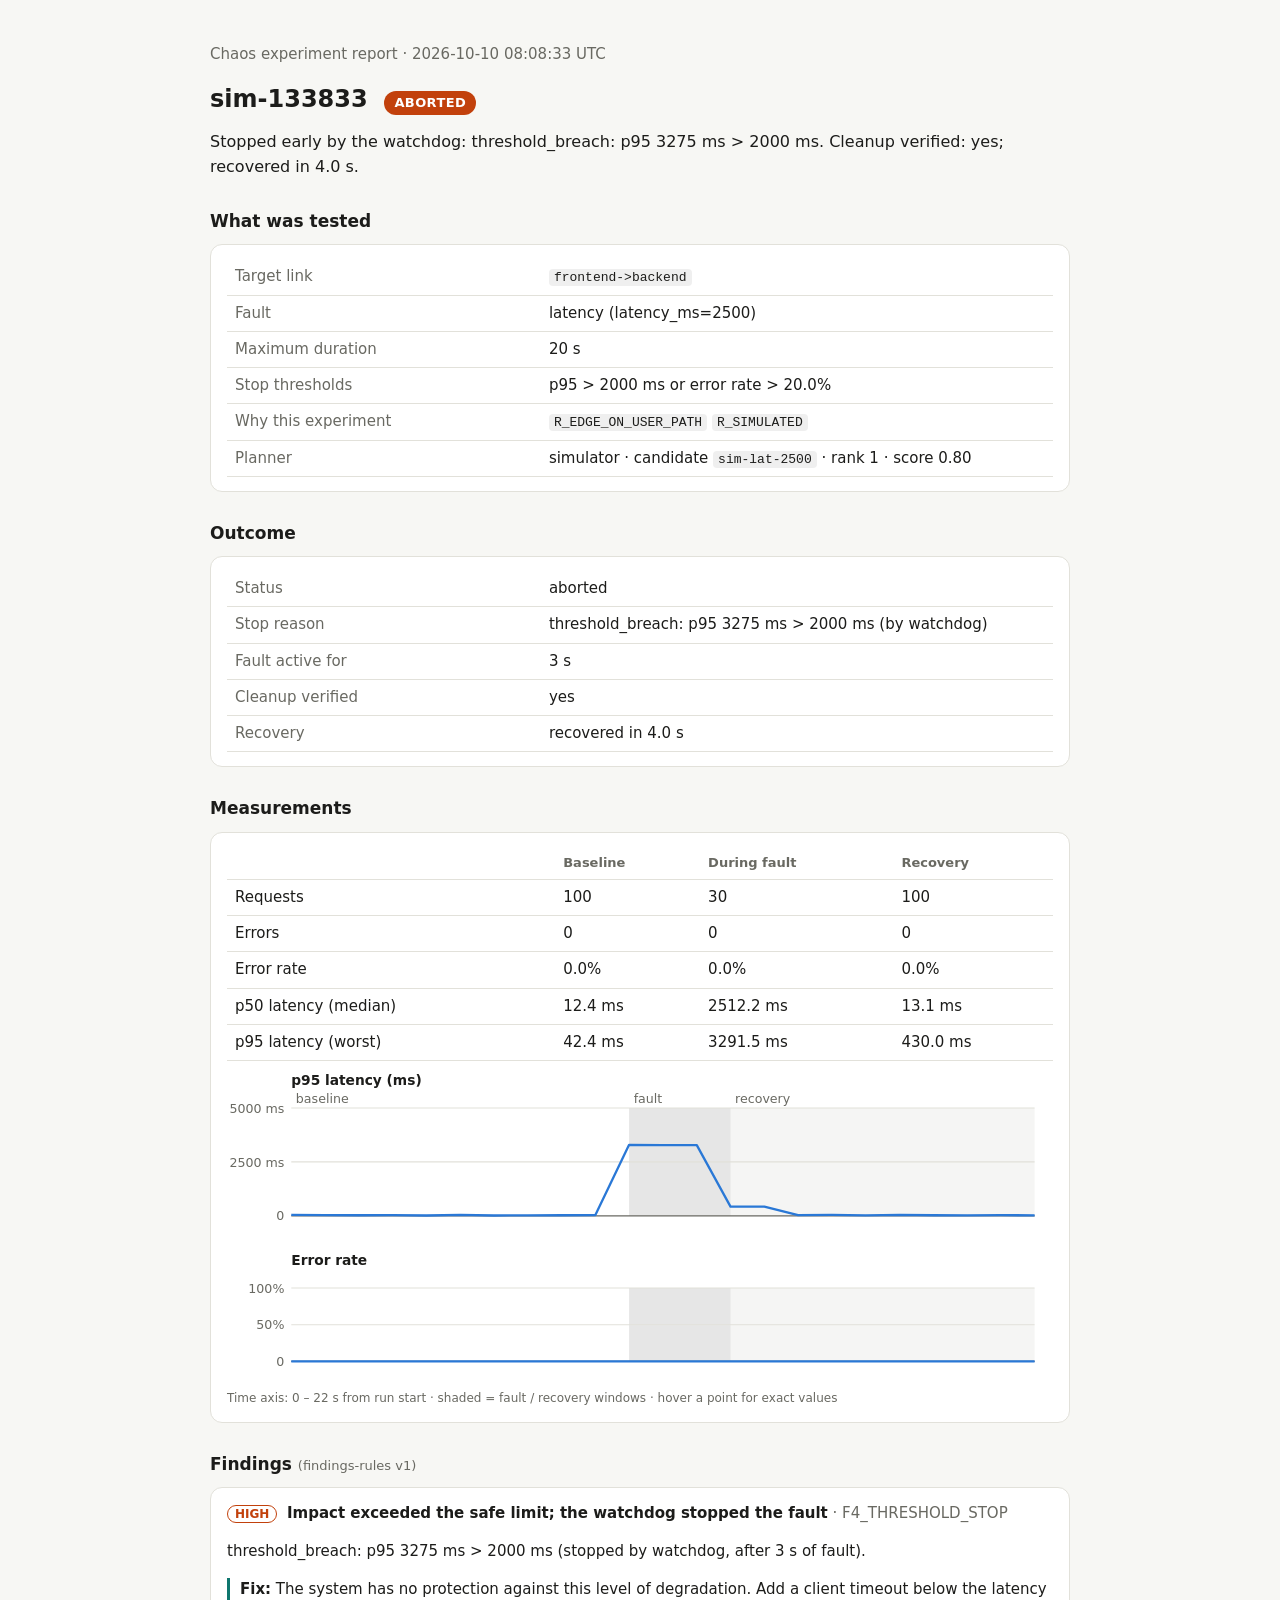
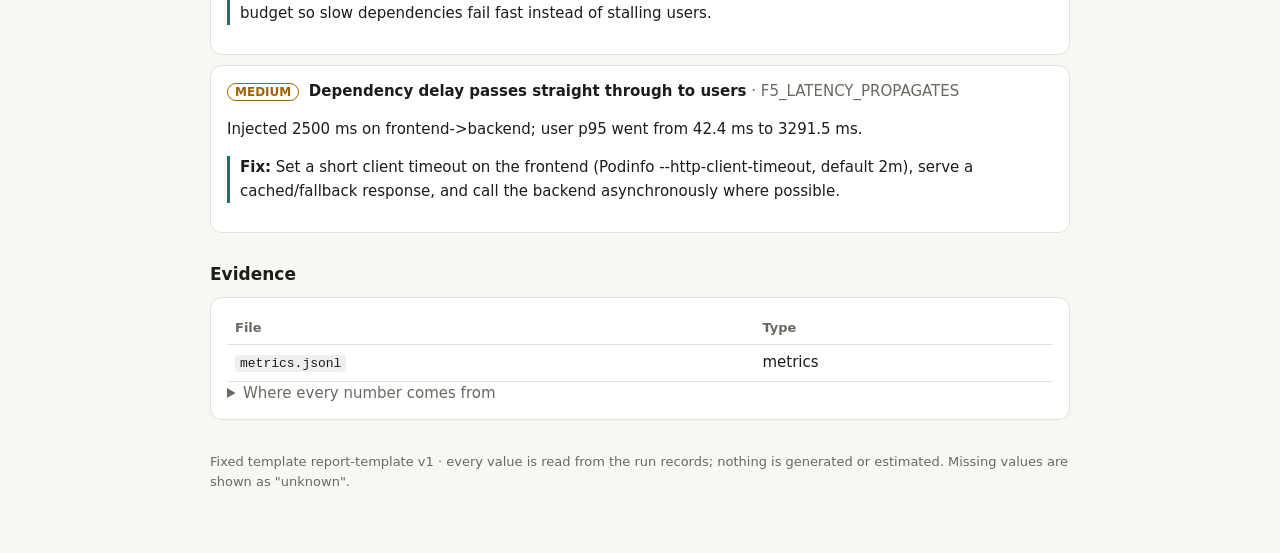
<file: sim-133833.html>
<!doctype html>
<html lang="en"><head><meta charset="utf-8">
<meta name="viewport" content="width=device-width,initial-scale=1">
<title>Run sim-133833 report</title>
<style>
:root{--bg:#f7f7f4;--fg:#1c1c1a;--muted:#696962;--card:#fff;--line:#e2e1da;--teal:#0f766e;--rose:#be123c;
--series:#2a78d6;--band-fault:rgba(82,81,78,.14);--band-rec:rgba(82,81,78,.06);
--s-completed:#15803d;--s-aborted:#c2410c;--s-failed:#b91c1c;--s-blocked:#475569}
@media (prefers-color-scheme:dark){:root{--bg:#151514;--fg:#ecebe5;--muted:#a09f98;--card:#1f1f1d;--line:#34332e;--teal:#2dd4bf;--rose:#fb7185;
--series:#3987e5;--band-fault:rgba(195,194,183,.16);--band-rec:rgba(195,194,183,.07)}}
body{margin:0;background:var(--bg);color:var(--fg);font:15px/1.55 system-ui,-apple-system,"Segoe UI",sans-serif}
main{max-width:860px;margin:0 auto;padding:28px 16px 48px}
h1{font-size:24px;margin:0}h2{font-size:17px;margin:28px 0 10px}
.muted{color:var(--muted)}.card{background:var(--card);border:1px solid var(--line);border-radius:12px;padding:14px 16px;margin:10px 0}
.badge{display:inline-block;padding:2px 10px;border-radius:999px;color:#fff;font-weight:600;font-size:13px;text-transform:uppercase;letter-spacing:.03em}
.st-completed{background:var(--s-completed)}.st-aborted{background:var(--s-aborted)}.st-failed{background:var(--s-failed)}.st-blocked{background:var(--s-blocked)}.st-unknown{background:#777}
table{width:100%;border-collapse:collapse;font-variant-numeric:tabular-nums}
th,td{text-align:left;padding:6px 8px;border-bottom:1px solid var(--line);vertical-align:top}
th{font-weight:600;color:var(--muted);font-size:13px}
.kv td:first-child{color:var(--muted);width:38%}
.sev{font-size:12px;font-weight:700;text-transform:uppercase;padding:1px 7px;border-radius:999px;border:1px solid currentColor}
.sev-critical{color:var(--s-failed)}.sev-high{color:var(--s-aborted)}.sev-medium{color:#a16207}.sev-info,.sev-low{color:var(--teal)}.sev-unknown{color:var(--muted)}
.fix{border-left:3px solid var(--teal);padding-left:10px;margin-top:6px}
code{font-size:13px;background:rgba(127,127,127,.12);padding:1px 5px;border-radius:4px}
.chart{width:100%;height:auto;display:block;margin-top:8px}.chart .axis{stroke:var(--muted);stroke-width:1}
.chart .grid{stroke:var(--line);stroke-width:1}.chart .lbl{fill:var(--muted);font-size:11px}.chart .ttl{fill:var(--fg);font-size:12px;font-weight:600}
.chart .series{fill:none;stroke:var(--series);stroke-width:2;stroke-linejoin:round}
.chart .hit{fill:transparent;stroke:none}.chart .hit:hover{fill:var(--series);stroke:var(--card);stroke-width:2}
.headline{font-size:16px;margin:12px 0 0}
</style></head><body><main>
<p class="muted">Chaos experiment report &middot; 2026-10-10 08:08:33 UTC</p>
<h1>sim-133833 &nbsp;<span class="badge st-aborted">aborted</span></h1>
<p class="headline">Stopped early by the watchdog: threshold_breach: p95 3275 ms &gt; 2000 ms. Cleanup verified: yes; recovered in 4.0 s.</p>

<h2>What was tested</h2>
<div class="card"><table class="kv">
<tr><td>Target link</td><td><code>frontend-&gt;backend</code></td></tr>
<tr><td>Fault</td><td>latency (latency_ms=2500)</td></tr>
<tr><td>Maximum duration</td><td>20 s</td></tr>
<tr><td>Stop thresholds</td><td>p95 &gt; 2000 ms or error rate &gt; 20.0%</td></tr>
<tr><td>Why this experiment</td><td><code>R_EDGE_ON_USER_PATH</code> <code>R_SIMULATED</code> </td></tr>
<tr><td>Planner</td><td>simulator &middot; candidate <code>sim-lat-2500</code> &middot; rank 1 &middot; score 0.80</td></tr>
</table></div>

<h2>Outcome</h2>
<div class="card"><table class="kv">
<tr><td>Status</td><td>aborted</td></tr>
<tr><td>Stop reason</td><td>threshold_breach: p95 3275 ms &gt; 2000 ms (by watchdog)</td></tr>
<tr><td>Fault active for</td><td>3 s</td></tr>
<tr><td>Cleanup verified</td><td>yes</td></tr>
<tr><td>Recovery</td><td>recovered in 4.0 s</td></tr>
</table></div>

<h2>Measurements</h2>
<div class="card"><table>
<tr><th></th><th>Baseline</th><th>During fault</th><th>Recovery</th></tr>
<tr><td>Requests</td><td>100</td><td>30</td><td>100</td></tr>
<tr><td>Errors</td><td>0</td><td>0</td><td>0</td></tr>
<tr><td>Error rate</td><td>0.0%</td><td>0.0%</td><td>0.0%</td></tr>
<tr><td>p50 latency (median)</td><td>12.4 ms</td><td>2512.2 ms</td><td>13.1 ms</td></tr>
<tr><td>p95 latency (worst)</td><td>42.4 ms</td><td>3291.5 ms</td><td>430.0 ms</td></tr>
</table>
<svg viewBox="0 0 720 150" class="chart" role="img" aria-label="p95 latency (ms) over time"><text x="56" y="14" class="ttl">p95 latency (ms)</text><text x="60.0" y="30" class="lbl">baseline</text><rect x="350.5" y="34" width="88.4" height="94" style="fill:var(--band-fault)"/><text x="354.5" y="30" class="lbl">fault</text><rect x="438.9" y="34" width="265.1" height="94" style="fill:var(--band-rec)"/><text x="442.9" y="30" class="lbl">recovery</text><line x1="56" y1="81.0" x2="704" y2="81.0" class="grid"/><text x="50" y="85.0" class="lbl" text-anchor="end">2500 ms</text><line x1="56" y1="34.0" x2="704" y2="34.0" class="grid"/><text x="50" y="38.0" class="lbl" text-anchor="end">5000 ms</text><line x1="56" y1="128" x2="704" y2="128" class="axis"/><text x="50" y="132" class="lbl" text-anchor="end">0</text><polyline class="series" points="56.0,127.2 85.5,127.3 114.9,127.5 144.4,127.3 173.8,127.7 203.3,127.2 232.7,127.7 262.2,127.6 291.6,127.5 321.1,127.3 350.5,66.1 380.0,66.4 409.5,66.4 438.9,120.0 468.4,119.9 497.8,127.4 527.3,127.2 556.7,127.6 586.2,127.2 615.6,127.5 645.1,127.6 674.5,127.4 704.0,127.6"/><circle cx="56.0" cy="127.2" r="6" class="hit"><title>08:08:33 · baseline · 42 ms · 10 req, 0 err</title></circle><circle cx="85.5" cy="127.3" r="6" class="hit"><title>08:08:34 · baseline · 39 ms · 10 req, 0 err</title></circle><circle cx="114.9" cy="127.5" r="6" class="hit"><title>08:08:35 · baseline · 24 ms · 10 req, 0 err</title></circle><circle cx="144.4" cy="127.3" r="6" class="hit"><title>08:08:36 · baseline · 38 ms · 10 req, 0 err</title></circle><circle cx="173.8" cy="127.7" r="6" class="hit"><title>08:08:37 · baseline · 15 ms · 10 req, 0 err</title></circle><circle cx="203.3" cy="127.2" r="6" class="hit"><title>08:08:38 · baseline · 42 ms · 10 req, 0 err</title></circle><circle cx="232.7" cy="127.7" r="6" class="hit"><title>08:08:39 · baseline · 19 ms · 10 req, 0 err</title></circle><circle cx="262.2" cy="127.6" r="6" class="hit"><title>08:08:40 · baseline · 24 ms · 10 req, 0 err</title></circle><circle cx="291.6" cy="127.5" r="6" class="hit"><title>08:08:41 · baseline · 26 ms · 10 req, 0 err</title></circle><circle cx="321.1" cy="127.3" r="6" class="hit"><title>08:08:42 · baseline · 39 ms · 10 req, 0 err</title></circle><circle cx="350.5" cy="66.1" r="6" class="hit"><title>08:08:43 · fault · 3292 ms · 10 req, 0 err</title></circle><circle cx="380.0" cy="66.4" r="6" class="hit"><title>08:08:44 · fault · 3278 ms · 10 req, 0 err</title></circle><circle cx="409.5" cy="66.4" r="6" class="hit"><title>08:08:45 · fault · 3275 ms · 10 req, 0 err</title></circle><circle cx="438.9" cy="120.0" r="6" class="hit"><title>08:08:46 · recovery · 425 ms · 10 req, 0 err</title></circle><circle cx="468.4" cy="119.9" r="6" class="hit"><title>08:08:47 · recovery · 430 ms · 10 req, 0 err</title></circle><circle cx="497.8" cy="127.4" r="6" class="hit"><title>08:08:48 · recovery · 33 ms · 10 req, 0 err</title></circle><circle cx="527.3" cy="127.2" r="6" class="hit"><title>08:08:49 · recovery · 41 ms · 10 req, 0 err</title></circle><circle cx="556.7" cy="127.6" r="6" class="hit"><title>08:08:50 · recovery · 23 ms · 10 req, 0 err</title></circle><circle cx="586.2" cy="127.2" r="6" class="hit"><title>08:08:51 · recovery · 42 ms · 10 req, 0 err</title></circle><circle cx="615.6" cy="127.5" r="6" class="hit"><title>08:08:52 · recovery · 28 ms · 10 req, 0 err</title></circle><circle cx="645.1" cy="127.6" r="6" class="hit"><title>08:08:53 · recovery · 22 ms · 10 req, 0 err</title></circle><circle cx="674.5" cy="127.4" r="6" class="hit"><title>08:08:54 · recovery · 32 ms · 10 req, 0 err</title></circle><circle cx="704.0" cy="127.6" r="6" class="hit"><title>08:08:55 · recovery · 21 ms · 10 req, 0 err</title></circle></svg><svg viewBox="0 0 720 120" class="chart" role="img" aria-label="Error rate over time"><text x="56" y="14" class="ttl">Error rate</text><rect x="350.5" y="34" width="88.4" height="64" style="fill:var(--band-fault)"/><rect x="438.9" y="34" width="265.1" height="64" style="fill:var(--band-rec)"/><line x1="56" y1="66.0" x2="704" y2="66.0" class="grid"/><text x="50" y="70.0" class="lbl" text-anchor="end">50%</text><line x1="56" y1="34.0" x2="704" y2="34.0" class="grid"/><text x="50" y="38.0" class="lbl" text-anchor="end">100%</text><line x1="56" y1="98" x2="704" y2="98" class="axis"/><text x="50" y="102" class="lbl" text-anchor="end">0</text><polyline class="series" points="56.0,98.0 85.5,98.0 114.9,98.0 144.4,98.0 173.8,98.0 203.3,98.0 232.7,98.0 262.2,98.0 291.6,98.0 321.1,98.0 350.5,98.0 380.0,98.0 409.5,98.0 438.9,98.0 468.4,98.0 497.8,98.0 527.3,98.0 556.7,98.0 586.2,98.0 615.6,98.0 645.1,98.0 674.5,98.0 704.0,98.0"/><circle cx="56.0" cy="98.0" r="6" class="hit"><title>08:08:33 · baseline · 0% · 10 req, 0 err</title></circle><circle cx="85.5" cy="98.0" r="6" class="hit"><title>08:08:34 · baseline · 0% · 10 req, 0 err</title></circle><circle cx="114.9" cy="98.0" r="6" class="hit"><title>08:08:35 · baseline · 0% · 10 req, 0 err</title></circle><circle cx="144.4" cy="98.0" r="6" class="hit"><title>08:08:36 · baseline · 0% · 10 req, 0 err</title></circle><circle cx="173.8" cy="98.0" r="6" class="hit"><title>08:08:37 · baseline · 0% · 10 req, 0 err</title></circle><circle cx="203.3" cy="98.0" r="6" class="hit"><title>08:08:38 · baseline · 0% · 10 req, 0 err</title></circle><circle cx="232.7" cy="98.0" r="6" class="hit"><title>08:08:39 · baseline · 0% · 10 req, 0 err</title></circle><circle cx="262.2" cy="98.0" r="6" class="hit"><title>08:08:40 · baseline · 0% · 10 req, 0 err</title></circle><circle cx="291.6" cy="98.0" r="6" class="hit"><title>08:08:41 · baseline · 0% · 10 req, 0 err</title></circle><circle cx="321.1" cy="98.0" r="6" class="hit"><title>08:08:42 · baseline · 0% · 10 req, 0 err</title></circle><circle cx="350.5" cy="98.0" r="6" class="hit"><title>08:08:43 · fault · 0% · 10 req, 0 err</title></circle><circle cx="380.0" cy="98.0" r="6" class="hit"><title>08:08:44 · fault · 0% · 10 req, 0 err</title></circle><circle cx="409.5" cy="98.0" r="6" class="hit"><title>08:08:45 · fault · 0% · 10 req, 0 err</title></circle><circle cx="438.9" cy="98.0" r="6" class="hit"><title>08:08:46 · recovery · 0% · 10 req, 0 err</title></circle><circle cx="468.4" cy="98.0" r="6" class="hit"><title>08:08:47 · recovery · 0% · 10 req, 0 err</title></circle><circle cx="497.8" cy="98.0" r="6" class="hit"><title>08:08:48 · recovery · 0% · 10 req, 0 err</title></circle><circle cx="527.3" cy="98.0" r="6" class="hit"><title>08:08:49 · recovery · 0% · 10 req, 0 err</title></circle><circle cx="556.7" cy="98.0" r="6" class="hit"><title>08:08:50 · recovery · 0% · 10 req, 0 err</title></circle><circle cx="586.2" cy="98.0" r="6" class="hit"><title>08:08:51 · recovery · 0% · 10 req, 0 err</title></circle><circle cx="615.6" cy="98.0" r="6" class="hit"><title>08:08:52 · recovery · 0% · 10 req, 0 err</title></circle><circle cx="645.1" cy="98.0" r="6" class="hit"><title>08:08:53 · recovery · 0% · 10 req, 0 err</title></circle><circle cx="674.5" cy="98.0" r="6" class="hit"><title>08:08:54 · recovery · 0% · 10 req, 0 err</title></circle><circle cx="704.0" cy="98.0" r="6" class="hit"><title>08:08:55 · recovery · 0% · 10 req, 0 err</title></circle></svg><p class="muted" style="font-size:12px;margin:2px 0 0">Time axis: 0 – 22 s from run start · shaded = fault / recovery windows · hover a point for exact values</p>
</div>

<h2>Findings <span class="muted" style="font-weight:400;font-size:13px">(findings-rules v1)</span></h2>
<div class="card"><span class="sev sev-high">high</span> &nbsp;<b>Impact exceeded the safe limit; the watchdog stopped the fault</b> <span class="muted">&middot; F4_THRESHOLD_STOP</span>
<p>threshold_breach: p95 3275 ms &gt; 2000 ms (stopped by watchdog, after 3 s of fault).</p><p class="fix"><b>Fix:</b> The system has no protection against this level of degradation. Add a client timeout below the latency budget so slow dependencies fail fast instead of stalling users.</p></div>
<div class="card"><span class="sev sev-medium">medium</span> &nbsp;<b>Dependency delay passes straight through to users</b> <span class="muted">&middot; F5_LATENCY_PROPAGATES</span>
<p>Injected 2500 ms on frontend-&gt;backend; user p95 went from 42.4 ms to 3291.5 ms.</p><p class="fix"><b>Fix:</b> Set a short client timeout on the frontend (Podinfo --http-client-timeout, default 2m), serve a cached/fallback response, and call the backend asynchronously where possible.</p></div>

<h2>Evidence</h2>
<div class="card"><table>
<tr><th>File</th><th>Type</th></tr>
<tr><td><code>metrics.jsonl</code></td><td>metrics</td></tr></table>
<details><summary class="muted">Where every number comes from</summary><table>
<tr><td>score</td><td>0.8</td><td class="muted">plan.json score</td></tr><tr><td>rank</td><td>1</td><td class="muted">plan.json rank</td></tr><tr><td>max_duration_s</td><td>20.0 s</td><td class="muted">plan.json max_duration_s</td></tr><tr><td>threshold_p95_ms</td><td>2000 ms</td><td class="muted">plan.json stop_thresholds.p95_ms</td></tr><tr><td>threshold_error_rate</td><td>20.0%</td><td class="muted">plan.json stop_thresholds.error_rate</td></tr><tr><td>fault_duration_s</td><td>3.0 s</td><td class="muted">result.json fault_ended_at - fault_started_at</td></tr><tr><td>cleanup_verified</td><td>yes</td><td class="muted">result.json cleanup_verified</td></tr><tr><td>recovery_time_s</td><td>4.0 s</td><td class="muted">result.json recovery_result.recovery_time_s</td></tr><tr><td>baseline.samples</td><td>10</td><td class="muted">metrics.jsonl phase=baseline (10 lines)</td></tr><tr><td>baseline.requests</td><td>100</td><td class="muted">sum(request_count) metrics.jsonl phase=baseline (10 lines)</td></tr><tr><td>baseline.errors</td><td>0</td><td class="muted">sum(errors) metrics.jsonl phase=baseline (10 lines)</td></tr><tr><td>baseline.error_rate</td><td>0.0%</td><td class="muted">sum(errors)/sum(request_count) metrics.jsonl phase=baseline (10 lines)</td></tr><tr><td>baseline.p50_ms</td><td>12.4 ms</td><td class="muted">median(latency.p50_ms) metrics.jsonl phase=baseline (10 lines)</td></tr><tr><td>baseline.p95_ms</td><td>42.4 ms</td><td class="muted">max(latency.p95_ms) metrics.jsonl phase=baseline (10 lines)</td></tr><tr><td>fault.samples</td><td>3</td><td class="muted">metrics.jsonl phase=fault (3 lines)</td></tr><tr><td>fault.requests</td><td>30</td><td class="muted">sum(request_count) metrics.jsonl phase=fault (3 lines)</td></tr><tr><td>fault.errors</td><td>0</td><td class="muted">sum(errors) metrics.jsonl phase=fault (3 lines)</td></tr><tr><td>fault.error_rate</td><td>0.0%</td><td class="muted">sum(errors)/sum(request_count) metrics.jsonl phase=fault (3 lines)</td></tr><tr><td>fault.p50_ms</td><td>2512.2 ms</td><td class="muted">median(latency.p50_ms) metrics.jsonl phase=fault (3 lines)</td></tr><tr><td>fault.p95_ms</td><td>3291.5 ms</td><td class="muted">max(latency.p95_ms) metrics.jsonl phase=fault (3 lines)</td></tr><tr><td>recovery.samples</td><td>10</td><td class="muted">metrics.jsonl phase=recovery (10 lines)</td></tr><tr><td>recovery.requests</td><td>100</td><td class="muted">sum(request_count) metrics.jsonl phase=recovery (10 lines)</td></tr><tr><td>recovery.errors</td><td>0</td><td class="muted">sum(errors) metrics.jsonl phase=recovery (10 lines)</td></tr><tr><td>recovery.error_rate</td><td>0.0%</td><td class="muted">sum(errors)/sum(request_count) metrics.jsonl phase=recovery (10 lines)</td></tr><tr><td>recovery.p50_ms</td><td>13.1 ms</td><td class="muted">median(latency.p50_ms) metrics.jsonl phase=recovery (10 lines)</td></tr><tr><td>recovery.p95_ms</td><td>430.0 ms</td><td class="muted">max(latency.p95_ms) metrics.jsonl phase=recovery (10 lines)</td></tr></table></details></div>


<p class="muted" style="margin-top:32px;font-size:13px">Fixed template report-template v1 &middot; every value is read from the run records; nothing is generated or estimated. Missing values are shown as "unknown".</p>
</main></body></html>
</file>
